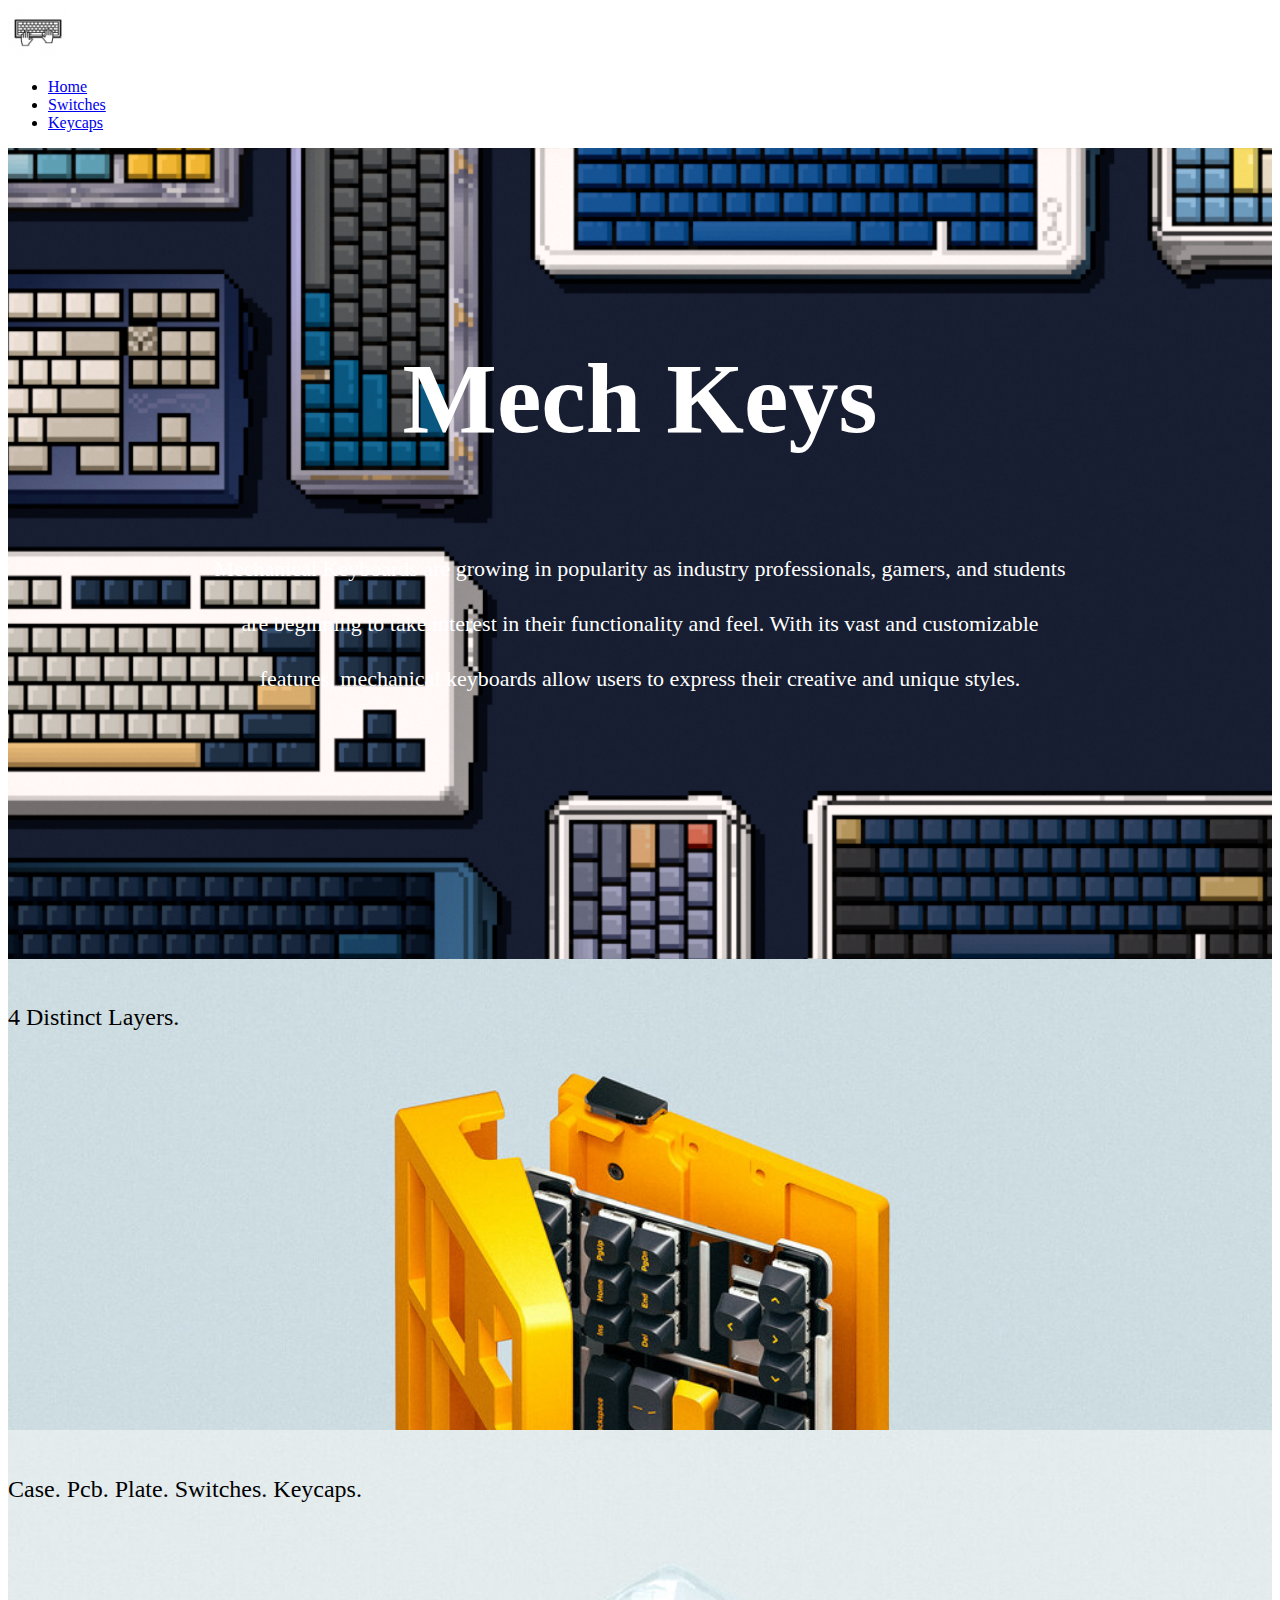
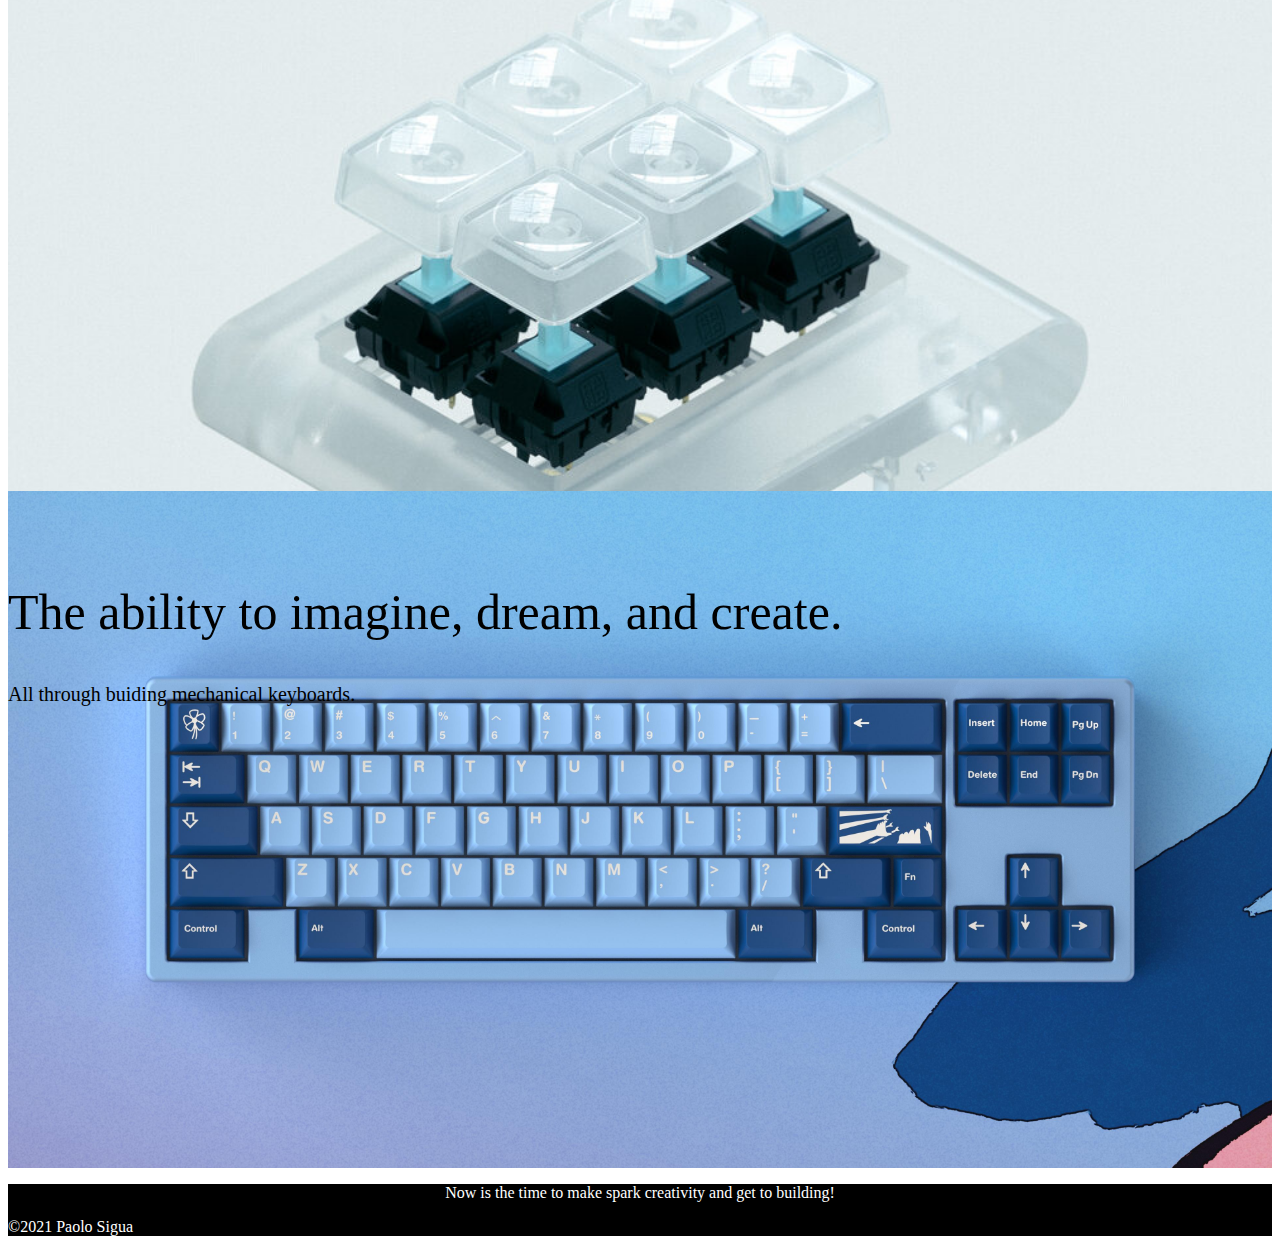
<file: index.html>
<!DOCTYPE html>
<html lang="en">
<head>
    <meta charset="UTF-8">
    <meta http-equiv="X-UA-Compatible" content="IE=edge">
    <meta name="viewport" content="width=device-width, initial-scale=1.0">
    <link href="https://cdn.jsdelivr.net/npm/bootstrap@5.1.3/dist/css/bootstrap.min.css" rel="stylesheet" integrity="sha384-1BmE4kWBq78iYhFldvKuhfTAU6auU8tT94WrHftjDbrCEXSU1oBoqyl2QvZ6jIW3" crossorigin="anonymous">
    <link rel="stylesheet" href="styles.css">
    <title>Mech Keys</title>
</head>
<body>
    <nav class="navbar navbar-expand-sm sticky-top navbar-light bg-light">
        <a id="logo" class="navbar-brand" href="index.html"><img src="home_imgs/logo.png" width="60" height="50"></a>
        <div class="collapse navbar-expand-sm navbar-collapse justify-content-end" id="navbarNav">
            <ul class="navbar-nav navbar-expand-sm">
                <li class="nav-item active">
                    <a class="nav-link" href="index.html">Home</a>
                </li>
                <li class="nav-item">
                    <a class="nav-link" href="switches.html">Switches</a>
                </li>
                <li class="nav-item">
                    <a class="nav-link" href="keycaps.html">Keycaps</a>
                </li>
            </ul>
        </div>
    </nav>

    <div class="row">
        <div id="intro" class="col-sm-12">
            <h1>Mech Keys</h1>
            <br>
            <p>
                Mechanical Keyboards are growing in popularity as industry professionals, gamers, and students 
            </p>
            <p>
                are beginning to take interest in their functionality and feel. With its vast and customizable
            </p>
            <p>
                features, mechanical keyboards allow users to express their creative and unique styles.
            </p>
        </div>
    </div>

    <div class="row">
        <div id="layers" class="col-sm-6 text-center">
            <h2>4 Distinct Layers.</h2>
        </div>

        <div id="layers2" class="col-sm-6 text-center">
            <h2>Case. Pcb. Plate. Switches. Keycaps.</h2>
        </div>
    </div>

    <div class="row">
        <div id="oni" class="col-sm-12 text-center">
            <h2>The ability to imagine, dream, and create.</h2>
            <p>All through buiding mechanical keyboards.</p>
        </div>
    </div>

    <script src="https://cdn.jsdelivr.net/npm/@popperjs/core@2.10.2/dist/umd/popper.min.js" integrity="sha384-7+zCNj/IqJ95wo16oMtfsKbZ9ccEh31eOz1HGyDuCQ6wgnyJNSYdrPa03rtR1zdB" crossorigin="anonymous"></script>
    <script src="https://cdn.jsdelivr.net/npm/bootstrap@5.1.3/dist/js/bootstrap.min.js" integrity="sha384-QJHtvGhmr9XOIpI6YVutG+2QOK9T+ZnN4kzFN1RtK3zEFEIsxhlmWl5/YESvpZ13" crossorigin="anonymous"></script>
</body>

<footer>
    <div style="background-color: black; color: white;" class="p-5">
       <p style="text-align: center;">Now is the time to make spark creativity and get to building!</p>
       <p>&copy;2021 Paolo Sigua</p>
    </div>
</footer>
</html>
</file>
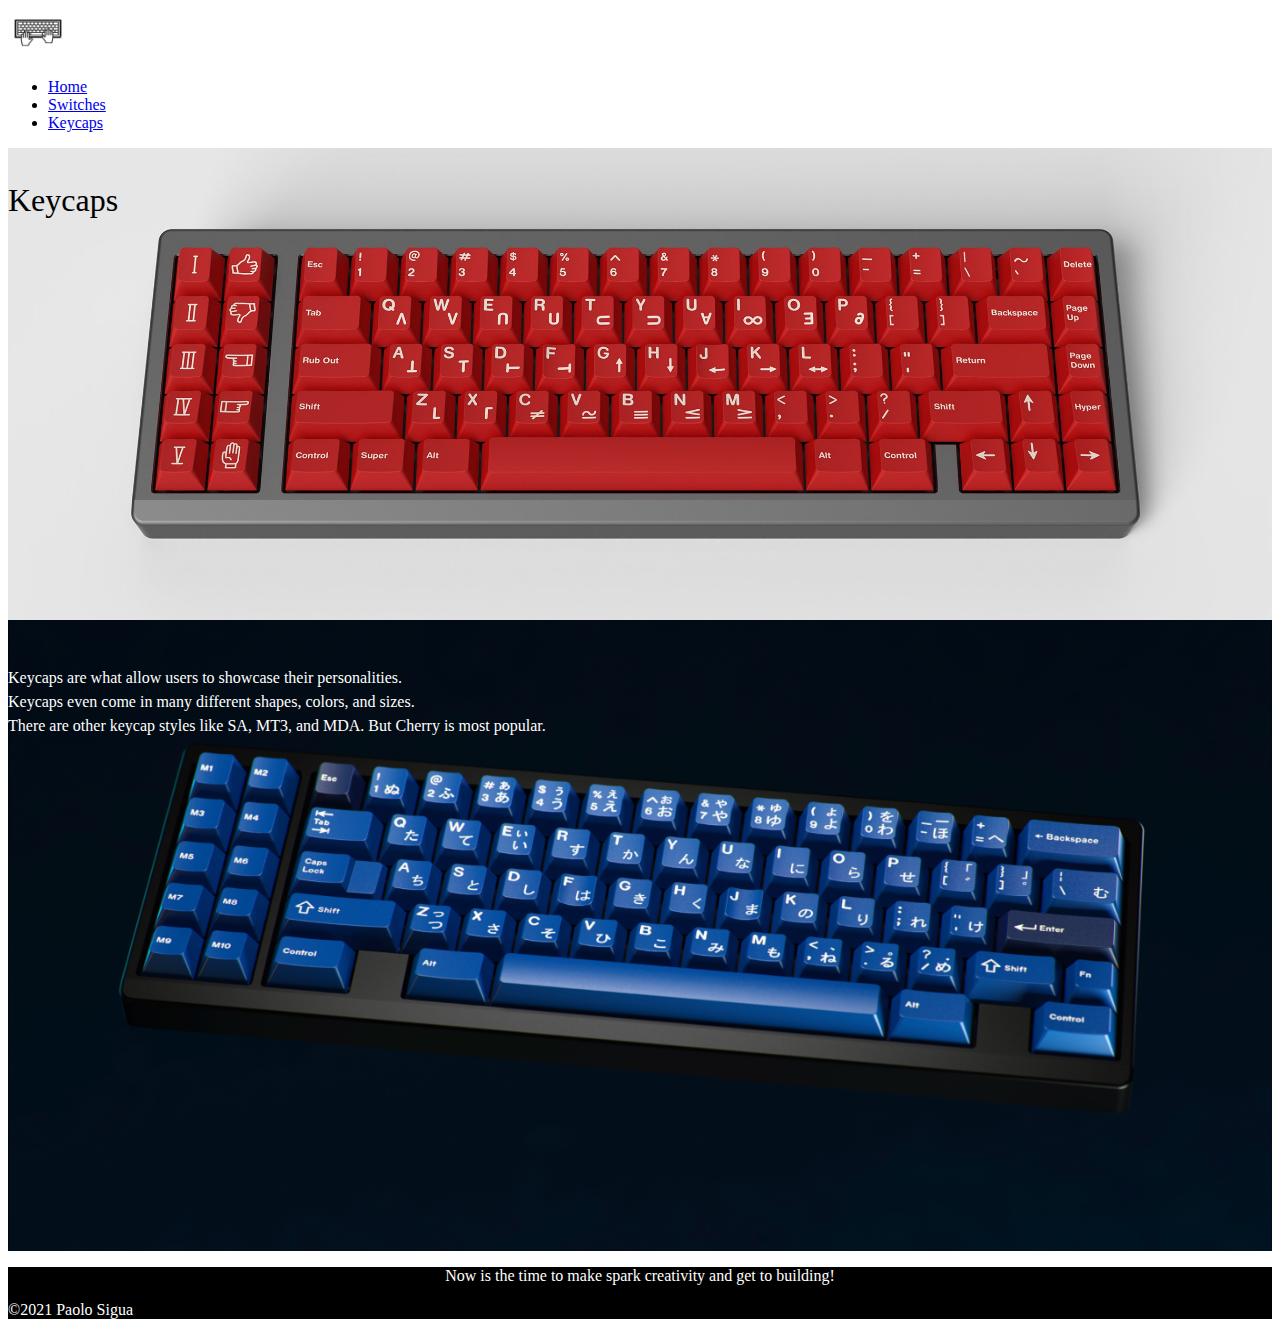
<file: keycaps.html>
<!DOCTYPE html>
<html lang="en">
<head>
    <meta charset="UTF-8">
    <meta http-equiv="X-UA-Compatible" content="IE=edge">
    <meta name="viewport" content="width=device-width, initial-scale=1.0">
    <link href="https://cdn.jsdelivr.net/npm/bootstrap@5.1.3/dist/css/bootstrap.min.css" rel="stylesheet" integrity="sha384-1BmE4kWBq78iYhFldvKuhfTAU6auU8tT94WrHftjDbrCEXSU1oBoqyl2QvZ6jIW3" crossorigin="anonymous">
    <link rel="stylesheet" href="keycaps.css">
    <title>Keycaps</title>
</head>
<body>
    <nav class="navbar navbar-expand-sm sticky-top navbar-light bg-light">
        <a id="logo" class="navbar-brand" href="index.html"><img src="home_imgs/logo.png" width="60" height="50"></a>
        <div class="collapse navbar-expand-sm navbar-collapse justify-content-end" id="navbarNav">
            <ul class="navbar-nav navbar-expand-sm">
                <li class="nav-item active">
                    <a class="nav-link" href="index.html">Home</a>
                </li>
                <li class="nav-item">
                    <a class="nav-link" href="switches.html">Switches</a>
                </li>
                <li class="nav-item">
                    <a class="nav-link" href="keycaps.html">Keycaps</a>
                </li>
            </ul>
        </div>
    </nav>

    <div class="row">
        <div id="crimson" class="col-sm-12 text-center">
            <h1>Keycaps</h1>
        </div>
    </div>

    <div class="row">
        <div id="striker" class="col-sm-12 text-center">
            <p>Keycaps are what allow users to showcase their personalities.</p>
            <p>Keycaps even come in many different shapes, colors, and sizes.</p>
            <p>There are other keycap styles like SA, MT3, and MDA. But Cherry is most popular. </p>
        </div>
    </div>


    <script src="https://cdn.jsdelivr.net/npm/@popperjs/core@2.10.2/dist/umd/popper.min.js" integrity="sha384-7+zCNj/IqJ95wo16oMtfsKbZ9ccEh31eOz1HGyDuCQ6wgnyJNSYdrPa03rtR1zdB" crossorigin="anonymous"></script>
    <script src="https://cdn.jsdelivr.net/npm/bootstrap@5.1.3/dist/js/bootstrap.min.js" integrity="sha384-QJHtvGhmr9XOIpI6YVutG+2QOK9T+ZnN4kzFN1RtK3zEFEIsxhlmWl5/YESvpZ13" crossorigin="anonymous"></script>
</body>

<footer>
    <div style="background-color: black; color: white;" class="p-5">
       <p style="text-align: center;">Now is the time to make spark creativity and get to building!</p>
       <p>&copy;2021 Paolo Sigua</p>
    </div>
</footer>
</html>
</file>
<file: styles.css>
#intro {
    background-image: url('home_imgs/keyboardsbkgrnd.png');
    background-size: cover;
    padding-top: 10%;
    padding-bottom: 20%;
    color: white;
    display: flex;
    flex-direction: column;
    align-items: center;
    justify-content: center;
}

#intro h1 {
    font-size: 100px;
}

#intro p {
    font-weight: lighter;
    font-size: 22px;
    line-height: .5;
}

#layers {
    background-image: url('home_imgs/rama-u80.jpg');
    background-size: cover;
    padding-top: 2%;
    padding-bottom: 30%;
}

#layers h2 {
    font-weight: lighter;
}

#layers2 {
    background-image: url('home_imgs/rama-m6-c.jpeg');
    background-size: cover;
    padding-top: 2%;
    padding-bottom: 45%;
}

#layers2 h2 {
    font-weight: lighter;
}

#oni {
    background-image: url('home_imgs/oni.jpeg');
    background-size: cover;
    background-position: center;
    padding-top: 4%;
    padding-bottom: 35%;
}

#oni h2 {
    font-weight: lighter;
    font-size: 50px;
}

#oni p {
    font-weight: lighter;
    font-size: 20px;
}
</file>
<file: keycaps.css>
#crimson {
    background-image: url('home_imgs/crimson_cadet.jpeg');
    background-position: center;
    background-size: cover;
    padding-top: 1%;
    padding-bottom: 30%;
}

#crimson h1 {
    font-weight: lighter;
    font: 70px;
}

#striker {
    background-image: url('home_imgs/strikers.png');
    background-position: center;
    background-size: cover;
    padding-top: 3%;
    padding-bottom: 40%;
}

#striker p {
    font-weight: lighter;
    font: 30px;
    color: white;
    line-height: .5;
}
</file>
